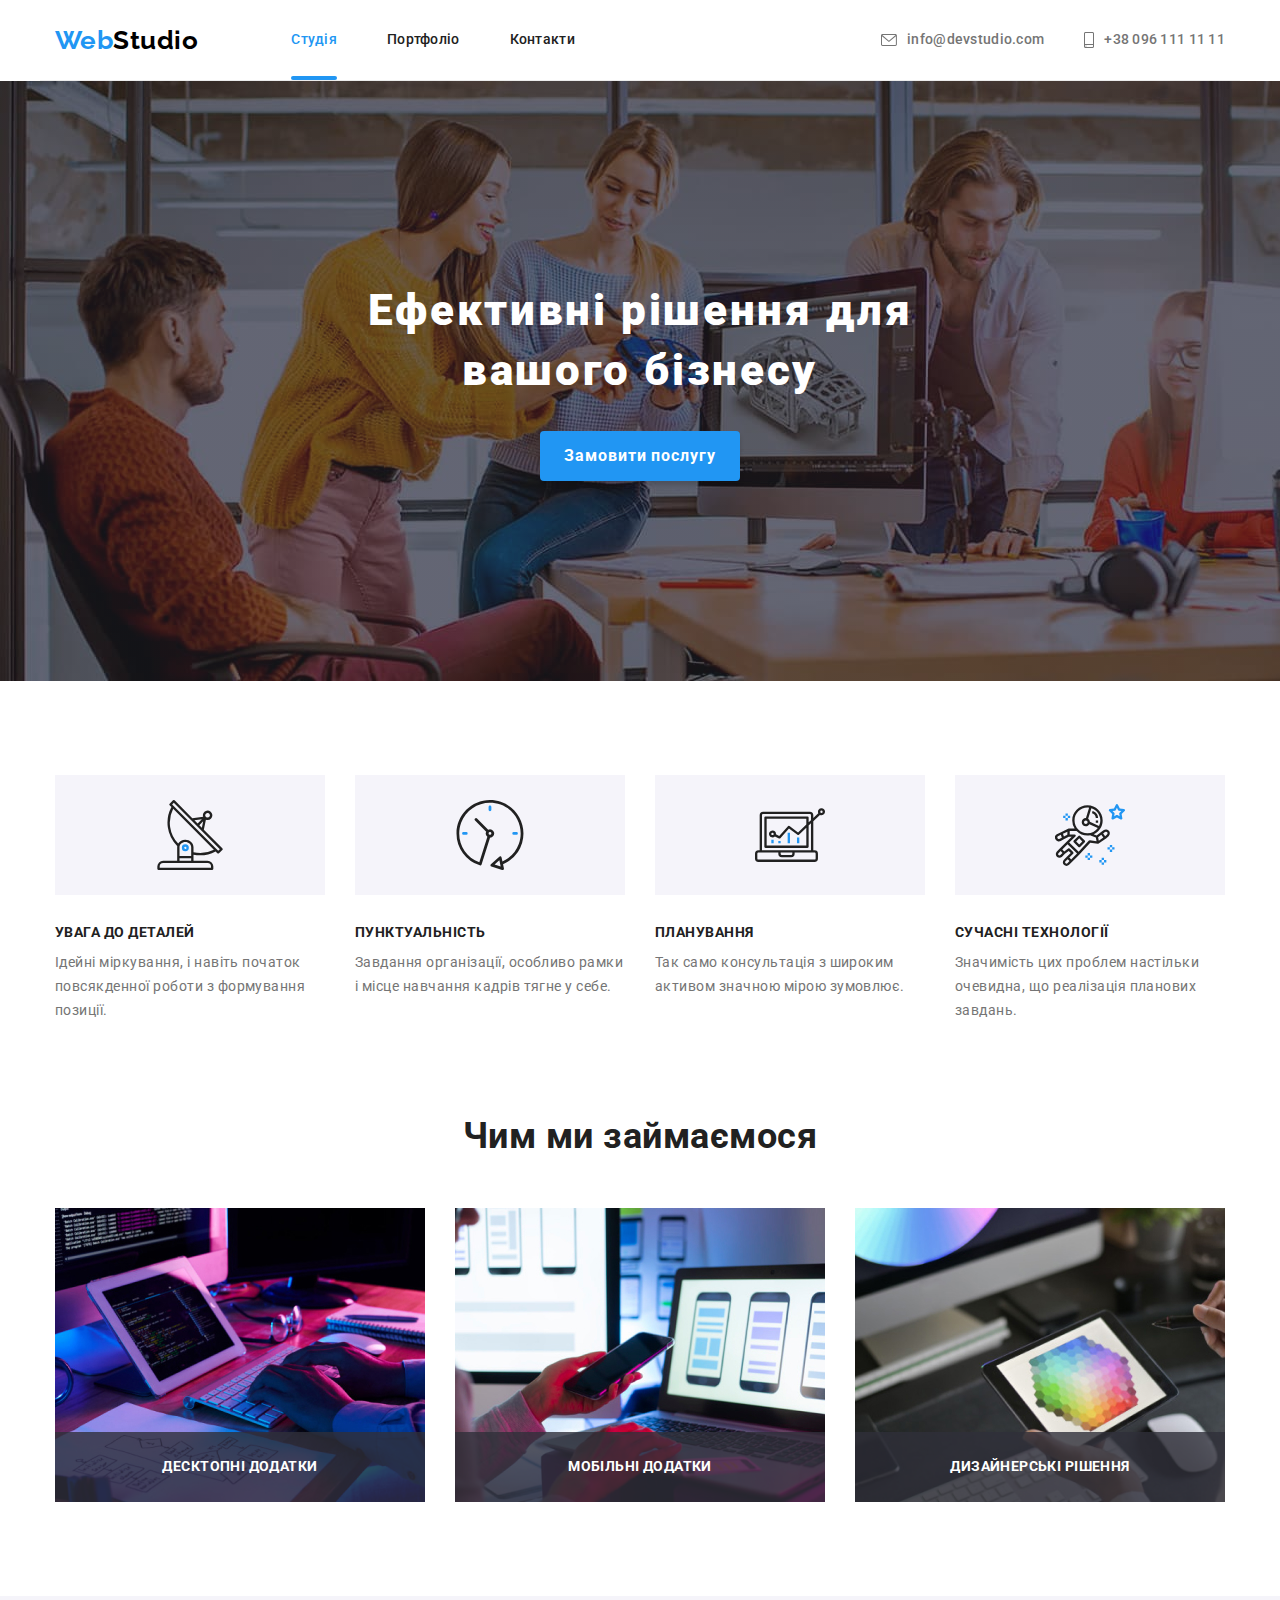
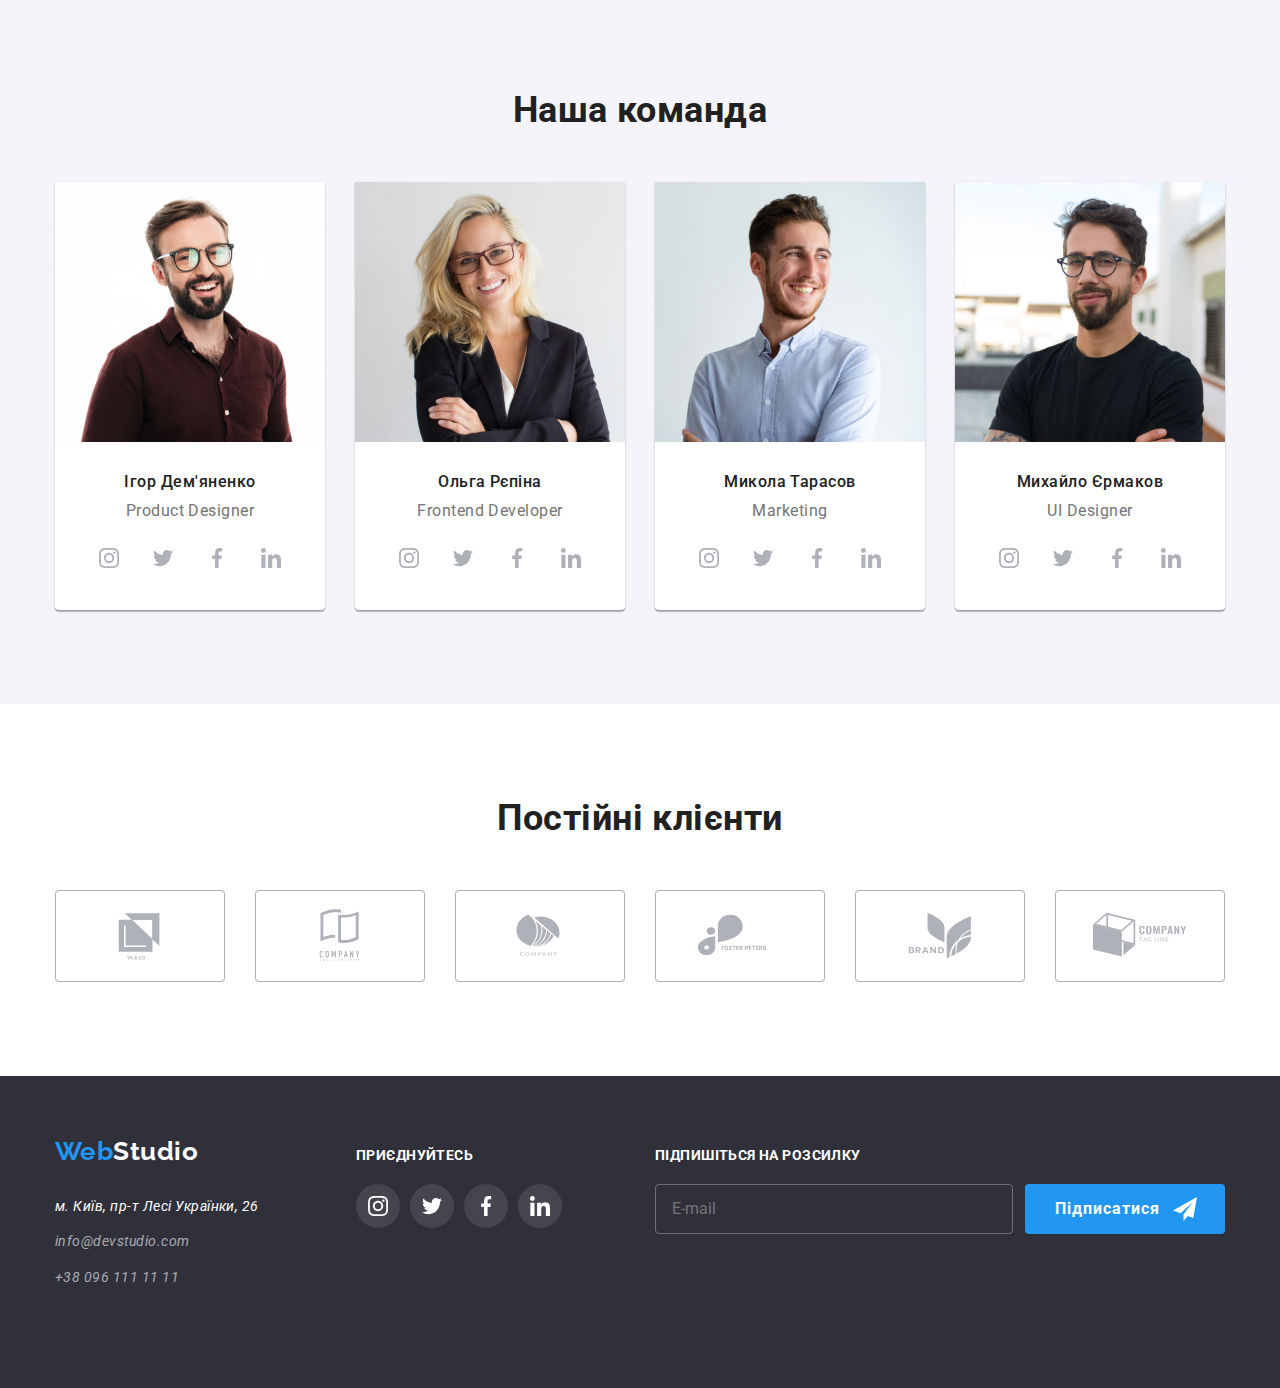
<file: index.html>
<!DOCTYPE html>
<html lang="en">
<head>
    <meta charset="UTF-8">
    <meta http-equiv="X-UA-Compatible" content="IE=edge">
    <meta name="viewport" content="width=device-width, initial-scale=1.0">
    <title>Document</title>
    <link href="https://fonts.googleapis.com/css2?family=Raleway:wght@700&family=Roboto:wght@400;500;700;900&display=swap" rel="stylesheet">
    <link rel="stylesheet" href="https://cdnjs.cloudflare.com/ajax/libs/modern-normalize/2.0.0/modern-normalize.min.css">
    <link rel="stylesheet" href="./css/styles.css">
</head>
<body>
    <header>
        <div class="conteiner main-nav">
            <nav class="logo-nav">
                <a href="./index.html" class="logo"><span class="accent">Web</span>Studio</a>
                <ul class="site-nav list">
                    <li class="item">
                        <a href="" class="site-nav list-link current-page">Студія</a>
                    </li>
                    <li class="item">
                        <a href="./portfolio.html" class="site-nav list-link">Портфоліо</a>
                    </li>
                    <li class="item"> 
                        <a href="" class="site-nav list-link">Контакти</a>
                    </li>
                </ul>
            </nav>
            <ul class="nav-contacts list">
                <li class="item">
                    <div class="header-contacts">
                        <svg class="contact-icon" width="16" height="12">
                            <use href="./images/contacts.svg#envelope"></use>
                        </svg>
                        <a href="mailto:info@devstudio.com" class="link">info@devstudio.com</a>
                    </div>
                </li>
                <li class="item">
                    <div class="header-contacts">
                        <svg class="contact-icon" width="10" height="16">
                            <use href="./images/contacts.svg#smartphone"></use>
                        </svg>
                        <a href="tel:+380961111111" class="link">+38 096 111 11 11</a>
                    </div>                    
                </li>
            </ul>
        </div>
    </header>
    <main>
        <div class="hero-space">
            <section class="conteiner">
                <h1 class="hero">Ефективні рішення для вашого бізнесу</h1>
                <button type="button" class="hero-button" data-modal-open>Замовити послугу</button>
            </section>
        </div>
        <div>
            <section class="conteiner">
                <h2 class="h-two hidden-adv">Наші переваги</h2>
                <ul class="list disp-agile">
                    <li class="item">
                        <div class="adv-pic">
                            <svg width="70", height="70">
                                <use href="./images/sprite.svg#antenna"></use>
                            </svg>
                        </div>
                        <h3 class="h-three list">УВАГА ДО ДЕТАЛЕЙ</h3>
                        <p class="adv-text">Ідейні міркування, і навіть початок повсякденної роботи з формування позиції.</p>
                    </li>
                    <li class="item">
                        <div class="adv-pic">
                            <svg width="70", height="70">
                                <use href="./images/sprite.svg#clock"></use>
                            </svg>
                        </div>
                        <h3 class="h-three list">ПУНКТУАЛЬНІСТЬ</h3>
                        <p class="adv-text">Завдання організації, особливо рамки і місце навчання кадрів тягне у себе.</p>
                    </li>
                    <li class="item">
                        <div class="adv-pic">
                            <svg width="70", height="70">
                                <use href="./images/sprite.svg#diagram"></use>
                            </svg>
                        </div>
                        <h3 class="h-three list">ПЛАНУВАННЯ</h3>
                        <p class="adv-text">Так само консультація з широким активом значною мірою зумовлює.</p>
                    </li>
                    <li class="item">
                        <div class="adv-pic">
                            <svg width="70", height="70">
                                <use href="./images/sprite.svg#astronaut"></use>
                            </svg>
                        </div>
                        <h3 class="h-three list">СУЧАСНІ ТЕХНОЛОГІЇ</h3>
                        <p class="adv-text">Значимість цих проблем настільки очевидна, що реалізація планових завдань.</p>
                    </li>             
                </ul>
            </section>
            <section class="conteiner">
                <h2 class="h-two">Чим ми займаємося</h2>
                <ul class="disp-agile work-pad">
                    <li class="list doing-item">
                        <a href="">
                            <img src="./images/Програмування.jpg" alt="Програмувальник працює з кодом за блок-схемою" width="370">
                            <p class="doing">Десктопні додатки</p>
                        </a>               
                    </li>
                    <li class="list doing-item">
                        <a href="">
                            <img src="./images/Адаптивна_верстка.jpg" alt="Розробниця у світшоті працює зі смартфоном" width="370">
                            <p class="doing">Мобільні додатки</p>
                        </a>                        
                    </li>
                    <li class="list doing-item">
                        <a href="">
                            <img src="./images/Планшет_з_кольоровою_палітрою.jpg" alt="Розробник працює з колоровою палітрою на планшеті" width="370">
                            <p class="doing">Дизайнерські рішення</p>
                        </a>                       
                    </li>
                </ul>
            </section>
            <section class="team-back">
                <div class="conteiner disp-team">
                    <h2 class="h-two">Наша команда</h2>
                    <ul class="disp-agile work-pad">
                        <li class="list team-card">
                            <img src="./images/Ігор_Дем'яненко.jpg" alt="Ігор Дем'яненко" width="270">
                            <h3 class="our-team">Ігор Дем'яненко</h3>
                            <p class="job">Product Designer</p>
                            <ul class="team-list list">
                                <li class="team-list-icon">
                                    <a href="" class="link-icon">
                                        <svg class="team-icon" width="20" height="20">
                                            <use href="./images/sprite.svg#instagram"></use>
                                        </svg>
                                    </a>
                                </li>
                                <li class="team-list-icon">
                                    <a href="" class="link-icon">
                                        <svg class="team-icon" width="20" height="20">
                                            <use href="./images/sprite.svg#twitter"></use>
                                        </svg>
                                    </a>
                                </li>
                                <li class="team-list-icon">
                                    <a href="" class="link-icon">
                                        <svg class="team-icon" width="20" height="20">
                                            <use href="./images/sprite.svg#facebook"></use>
                                        </svg>
                                    </a>
                                </li>
                                <li class="team-list-icon">
                                   <a href="" class="link-icon">
                                        <svg class="team-icon" width="20" height="20">
                                            <use href="./images/sprite.svg#linkedin"></use>
                                        </svg>
                                   </a>
                                </li>
                            </ul>
                        </li>                   
                        <li class="list team-card">
                            <img src="./images/Ольга_Рєпіна.jpg" alt="Ольга Рєпіна" width="270">
                            <h3 class="our-team">Ольга Рєпіна</h3>
                            <p class="job">Frontend Developer</p>
                            <ul class="team-list list">
                                <li class="team-list-icon">
                                    <a href="" class="link-icon">
                                        <svg class="team-icon" width="20" height="20">
                                            <use href="./images/sprite.svg#instagram"></use>
                                        </svg>
                                    </a>
                                </li>
                                <li class="team-list-icon">
                                    <a href="" class="link-icon">
                                        <svg class="team-icon" width="20" height="20">
                                            <use href="./images/sprite.svg#twitter"></use>
                                        </svg>
                                    </a>
                                </li>
                                <li class="team-list-icon">
                                    <a href="" class="link-icon">
                                        <svg class="team-icon" width="20" height="20">
                                            <use href="./images/sprite.svg#facebook"></use>
                                        </svg>
                                    </a>
                                </li>
                                <li class="team-list-icon">
                                   <a href="" class="link-icon">
                                        <svg class="team-icon" width="20" height="20">
                                            <use href="./images/sprite.svg#linkedin"></use>
                                        </svg>
                                   </a>
                                </li>
                            </ul>
                        </li>
                        <li class="list team-card">
                            <img src="./images/Микола_Тарасов.jpg" alt="Микола Тарасов" width="270">
                            <h3 class="our-team">Микола Тарасов</h3>
                            <p class="job">Marketing</p>
                            <ul class="team-list list">
                                <li class="team-list-icon">
                                    <a href="" class="link-icon">
                                        <svg class="team-icon" width="20" height="20">
                                            <use href="./images/sprite.svg#instagram"></use>
                                        </svg>
                                    </a>
                                </li>
                                <li class="team-list-icon">
                                    <a href="" class="link-icon">
                                        <svg class="team-icon" width="20" height="20">
                                            <use href="./images/sprite.svg#twitter"></use>
                                        </svg>
                                    </a>
                                </li>
                                <li class="team-list-icon">
                                    <a href="" class="link-icon">
                                        <svg class="team-icon" width="20" height="20">
                                            <use href="./images/sprite.svg#facebook"></use>
                                        </svg>
                                    </a>
                                </li>
                                <li class="team-list-icon">
                                   <a href="" class="link-icon">
                                        <svg class="team-icon" width="20" height="20">
                                            <use href="./images/sprite.svg#linkedin"></use>
                                        </svg>
                                   </a>
                                </li>
                            </ul>
                        </li>
                        <li class="list team-card">
                            <img src="./images/Михайло_Єрмаков.jpg" alt="Михайло Єрмаков" width="270">
                            <h3 class="our-team">Михайло Єрмаков</h3>
                            <p class="job">UI Designer</p>
                            <ul class="team-list list">
                                <li class="team-list-icon">
                                    <a href="" class="link-icon">
                                        <svg class="team-icon" width="20" height="20">
                                            <use href="./images/sprite.svg#instagram"></use>
                                        </svg>
                                    </a>
                                </li>
                                <li class="team-list-icon">
                                    <a href="" class="link-icon">
                                        <svg class="team-icon" width="20" height="20">
                                            <use href="./images/sprite.svg#twitter"></use>
                                        </svg>
                                    </a>
                                </li>
                                <li class="team-list-icon">
                                    <a href="" class="link-icon">
                                        <svg class="team-icon" width="20" height="20">
                                            <use href="./images/sprite.svg#facebook"></use>
                                        </svg>
                                    </a>
                                </li>
                                <li class="team-list-icon">
                                   <a href="" class="link-icon">
                                        <svg class="team-icon" width="20" height="20">
                                            <use href="./images/sprite.svg#linkedin"></use>
                                        </svg>
                                   </a>
                                </li>
                            </ul>
                        </li>
                    </ul>
                </div>
            </section>
            <section>
                <div class="conteiner cont-cliets">
                    <h2 class="h-two">Постійні клієнти</h2>
                    <ul class="clients-list list">
                        <li class="client-list-icon">
                            <a href="" class="client-link">
                                <svg class="client-icon">
                                    <use href="./images/clients.svg#Logo"></use>
                                </svg>
                            </a>
                        </li>
                        <li class="client-list-icon">
                            <a href="" class="client-link">
                                <svg class="client-icon">
                                    <use href="./images/clients.svg#Logo-1"></use>
                                </svg>
                            </a>
                        </li>
                        <li class="client-list-icon">
                            <a href="" class="client-link">
                                <svg class="client-icon">
                                    <use href="./images/clients.svg#Logo-2"></use>
                                </svg>
                            </a>
                        </li>
                        <li class="client-list-icon">
                            <a href="" class="client-link">
                                <svg class="client-icon">
                                    <use href="./images/clients.svg#Logo-3"></use>
                                </svg>
                            </a>
                        </li>
                        <li class="client-list-icon">
                            <a href="" class="client-link">
                                <svg class="client-icon">
                                    <use href="./images/clients.svg#Logo-4"></use>
                                </svg>
                            </a>
                        </li>
                        <li class="client-list-icon">
                            <a href="" class="client-link">
                                <svg class="client-icon">
                                    <use href="./images/clients.svg#Logo-5"></use>
                                </svg>
                            </a>
                        </li>
                    </ul>
                </div>
            </section>
        </div>
    </main>
    <footer class="foot-cont">
        <div class="conteiner strap">
           <div class="footer-1">
                <a href="./index.html" class="foot-logo"><span class="accent">Web</span>Studio</a>
                <address class="address-foot">
                    <a href="https://www.google.com/maps/place/%D0%B1%D1%83%D0%BB%D1%8C%D0%B2%D0%B0%D1%80+%D0%9B%D0%B5%D1%81%D1%96+%D0%A3%D0%BA%D1%80%D0%B0%D1%97%D0%BD%D0%BA%D0%B8,+26,+%D0%9A%D0%B8%D1%97%D0%B2,+02000/@50.4265807,30.5383858,17z/data=!3m1!4b1!4m6!3m5!1s0x40d4cf0e033ecbe9:0x57a4dffefec77da0!8m2!3d50.4265807!4d30.5383858!16s%2Fg%2F1tctq5jv" target="_blank" class="foot-place foot-address">м. Київ, пр-т Лесі Українки, 26</a>           
                    <a href="mailto:info@devstudio.com" class="foot-address">info@devstudio.com</a>        
                    <a href="tel:+380961111111" class="foot-address">+38 096 111 11 11</a>
                </address>
           </div>
           <div class="footer-2">
                <h3 class="h-three-w">ПРИЄДНУЙТЕСЬ</h3>
                <ul class="footer-link-list list">
                    <li class="footer-list">
                        <a href="" class="footer-link">
                            <svg class="footer-icon">
                                <use href="./images/sprite.svg#instagram-white"></use>
                            </svg>
                        </a>
                    </li>
                    <li class="footer-list">
                        <a href="" class="footer-link">
                            <svg class="footer-icon">
                                <use href="./images/sprite.svg#twitter-white"></use>
                            </svg>
                        </a>
                    </li>
                    <li class="footer-list">
                        <a href="" class="footer-link">
                            <svg class="footer-icon">
                                <use href="./images/sprite.svg#facebook-white"></use>
                            </svg>
                        </a>
                    </li>
                    <li class="footer-list">
                        <a href="" class="footer-link">
                            <svg class="footer-icon">
                                <use href="./images/sprite.svg#linkedin-white"></use>
                            </svg>
                        </a>
                    </li>
                </ul>
           </div>
           <div class="footer-3">
                <form action="" class="foot-form" autocomplete="off">
                    <label class="foot-label">
                        <h3 class="h-three-w">ПІДПИШІТЬСЯ НА РОЗСИЛКУ</h3>
                        <input type="email" class="foot-input" name="subscription" placeholder="E-mail">
                    </label>
                   
                    <button type="submit" class="foot-but-self">
                        <p class="foot-button-text">Підписатися</p>
                        <svg class="foot-button-icon" width="24" height="24">
                            <use href="./images/icons.svg#send"></use>
                        </svg>
                    </button>  
                </form>
           </div>
        </div>
    </footer>
    <div class="modal is-hidden" data-modal>
        <div class="modal-window">
            <button class="close-crist" data-modal-close>
                <svg width="30" height="30">
                    <use href="./images/crest.svg#close-1"></use>
                </svg>
            </button> 
            <div class="modal-paddy">
                <h3 class="h-two">Залиште свої дані, ми вам передзвонимо</h3>
                <form class="modal-form" autocomplete="off">
                    
                        
                    <label class="modal-label">
                        <span class="modal-label-text">Ім'я</span>
                        <input class="modal-input" type="text" name="name">
                        <svg class="form-icon" width="18" height="18">
                            <use href="./images/icons.svg#person-black"></use>
                        </svg>
                    </label>
                        
                        
                    <label class="modal-label">
                        <span class="modal-label-text">Телефон</span>
                        <input class="modal-input" type="tel" name="telephone">
                        <svg class="form-icon" width="18" height="18">
                            <use href="./images/icons.svg#phone-black"></use>
                        </svg>
                    </label>
                        
                        
                    <label class="modal-label">
                        <span class="modal-label-text">Пошта</span>
                        <input class="modal-input" type="email" name="mail">
                        <svg class="form-icon" width="18" height="18">
                            <use href="./images/icons.svg#email-black"></use>
                        </svg>
                    </label>
                        
                        
                    <label class="modal-label">
                        <span class="modal-label-text">Коментар</span>
                        <textarea class="modal-input" name="comment" placeholder="Введіть текст"></textarea>
                    </label>
                        
                  
                    
                    <label class="form-line-label">
                        <input type="checkbox" class="form-line-input">
                        <svg class="form-line-icon" width="16" height="15">
                            <use href="./images/icons.svg#check"></use>
                        </svg>
                        <span>Погоджуюся з розсилкою та приймаю <a href="">Умови договору</a></span>
                    </label>
                    
                    <button class="hero-button" type="submit">Відправити</button>
                </form>
            </div>         
        </div>
    </div>
    <script src="./js/modal.js"></script>
</body>
</html>
</file>
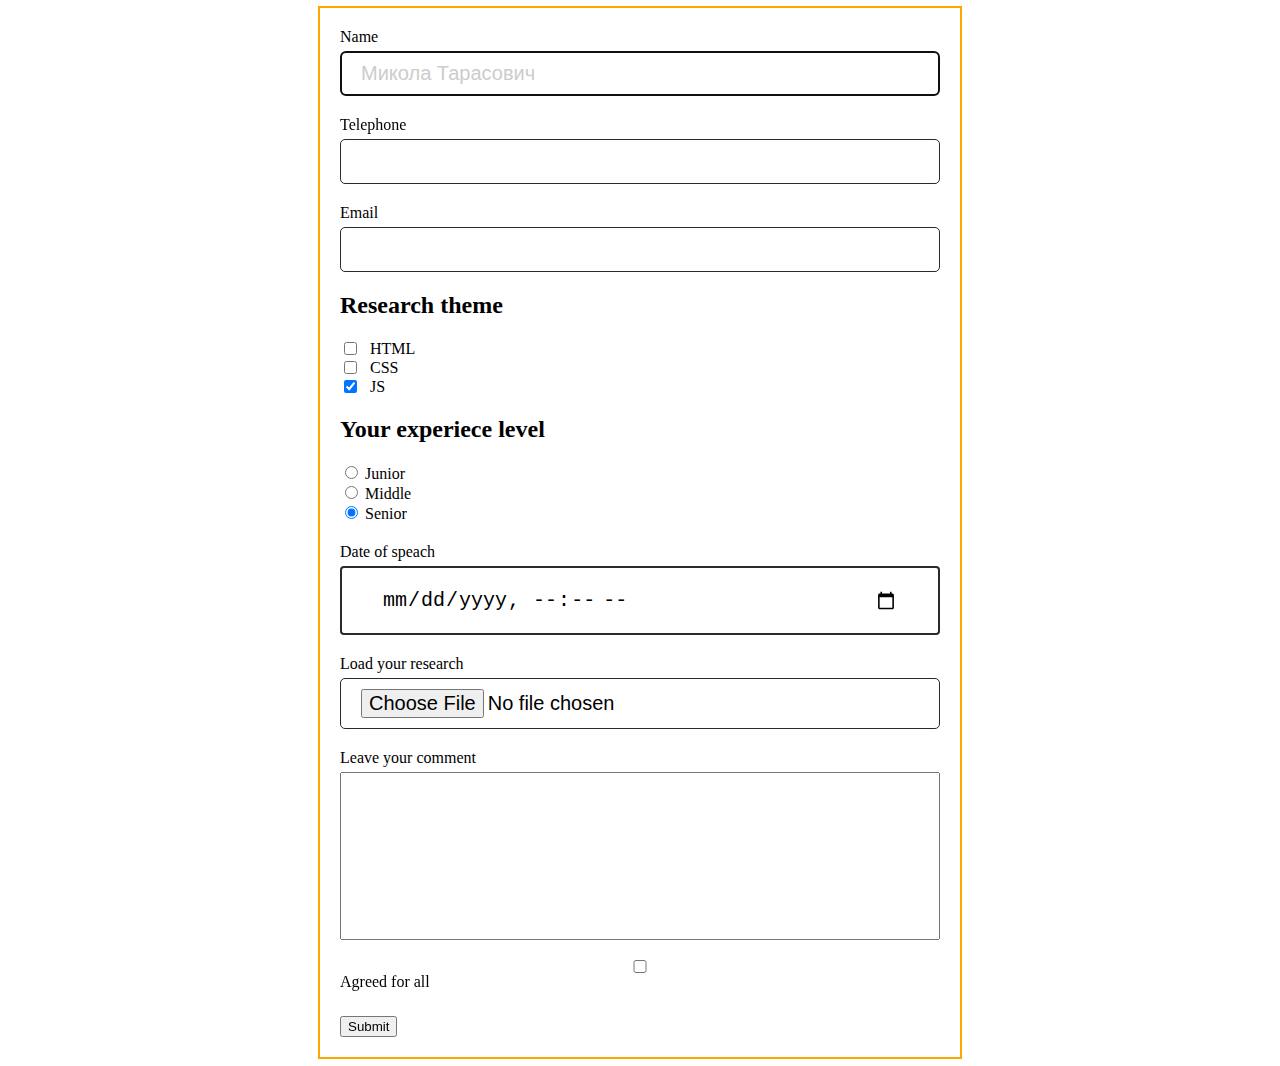
<file: Lesson-6-11/index.html>
<!DOCTYPE html>
<html lang="en">
<head>
    <meta charset="UTF-8">
    <meta name="viewport" content="width=device-width, initial-scale=1.0">
    <title>Document</title>
    <link rel="stylesheet" href="./css/styles.css">
</head>
<body>
    <form class="js-speaker-form form" autocomplete="off">
        <div class="form-field">
            <label for="name">Name</label>
            <input type="text" id="name" name="name" placeholder="Микола Тарасович" autofocus>
        </div>
        
<!-- В плейсхолдер краще ставити приклад, але ні в якому разі не вказівку, що туди треба писати, по при наборі у полі ця підказка зникне і можна забути, що від тебе там хочуть -->
        <div class="form-field">
            <label for="tel">Telephone</label>
            <input type="tel" name="tel" id="tel">
        </div>

        <div class="form-field">
            <label for="email">Email</label>
            <input type="email" name="email" id="email" autocomplete="on">
        </div>
<!-- Атрибут name у чекбоксах має бути один, що при відправці на сервер значеня обєднувалися в одну групу -->
        <div role="group" class="group">
            <h2 class="group-title">Research theme</h2>
            <ul class="topic-options">
                <li>
                    <input type="checkbox" name="topic" id="html" value="html">
                    <label for="html">HTML</label>
                </li>
                <li>
                    <input type="checkbox" name="topic" id="css" value="css">
                    <label for="css">CSS</label>
                </li>
                <li>
                    <input type="checkbox" name="topic" id="js" value="js" checked>
                    <label for="js">JS</label>
                </li>
            </ul>         
        </div>
<!-- Атрибут name у радіокнопок має бути один для групи обовязково, бо інакше браузер буде сприймати кожен імпут, як окрему групу і можна бути натицяти вибір усіх кнопок -->
        <div role="group" class="group">
            <h2 class="group-title">Your experiece level</h2>
            <ul class="exp-options">
                <li>
                    <input type="radio" name="level" value="junior" id="junior">
                    <label for="junior">Junior</label>
                </li>
                <li>
                    <input type="radio" name="level" value="middle" id="middle">
                    <label for="middle">Middle</label>
                </li>
                <li>
                    <input type="radio" name="level" value="senior" id="senior" checked>
                    <label for="senior">Senior</label>
                </li>
            </ul> 
        </div>
        <div class="form-field">
            <label for="date">Date of speach</label>
            <input class="date" type="datetime-local" name="date" id="date" min="2023-08-24T22:00" max="2023-08-28T23:00">
        </div>
        <div class="form-field">
            <label for="pdf">Load your research</label>
            <input type="file" name="pdf" id="pdf">
        </div>
        <div class="form-field">
            <label for="comment">Leave your comment</label>
            <textarea class="comment" name="comment" id="comment" rows="10"></textarea>
        </div>
        <div class="form-field">
            <input type="checkbox" name="policy" id="policy">
            <label for="policy">Agreed for all</label>
        </div>
   
        <button type="submit">Submit</button>
    </form>
    <script>
        (() => {
            document
                .querySelector('.js-speaker-form')
                .addEventListener('submit', e => {
                    e.preventDefault();

                    new FormDate(e.currentTarget).forEach((value, name) =>
                        console.log(`${name}: ${value}`),
                    );
                    e.currentTarget.reset();
                });
        })();
    </script>
</body>
</html>
</file>
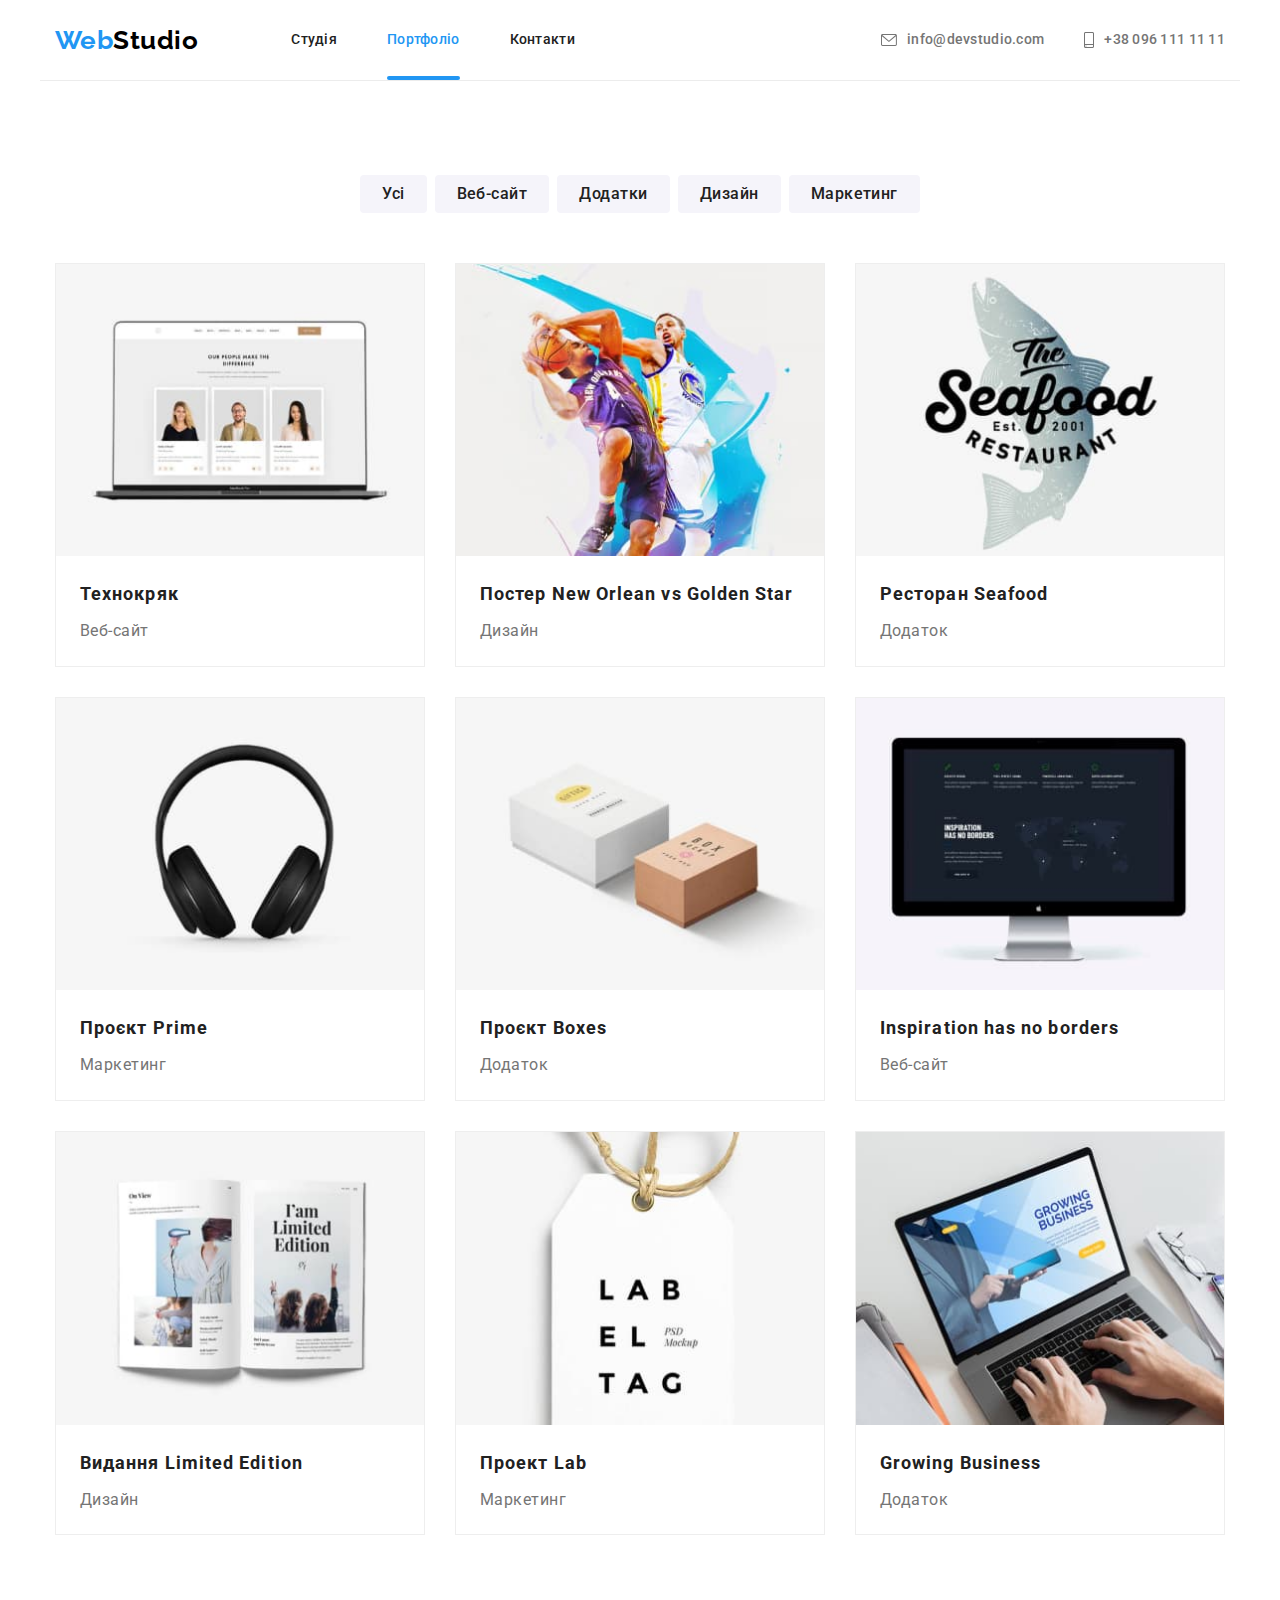
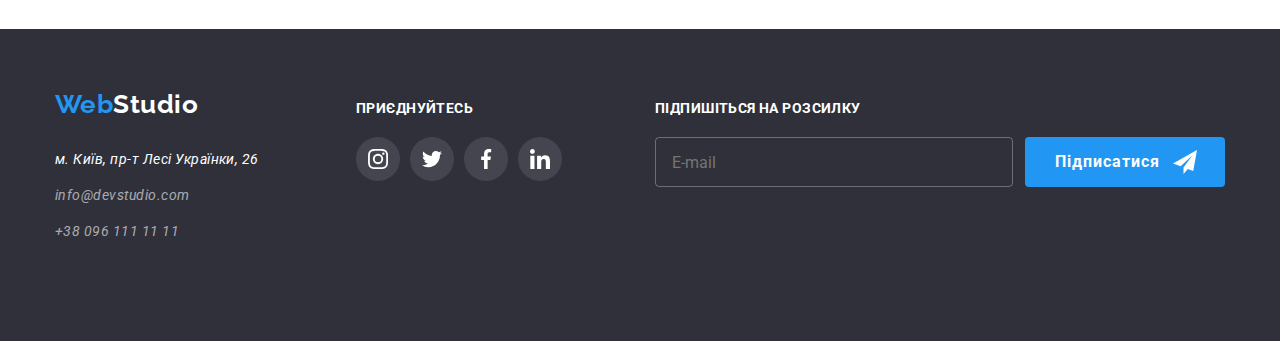
<file: portfolio.html>
<!DOCTYPE html>
<html lang="en">
<head>
    <meta charset="UTF-8">
    <meta http-equiv="X-UA-Compatible" content="IE=edge">
    <meta name="viewport" content="width=device-width, initial-scale=1.0">
    <title>Document</title>
    <link href="https://fonts.googleapis.com/css2?family=Raleway:wght@700&family=Roboto:wght@400;500;700;900&display=swap" rel="stylesheet">
    <link rel="stylesheet" href="https://cdnjs.cloudflare.com/ajax/libs/modern-normalize/2.0.0/modern-normalize.min.css">
    <link rel="stylesheet" href="./css/styles.css">
</head>
<body>
    <header>
        <div class="conteiner main-nav">
            <nav class="logo-nav">
                <a href="./index.html" class="logo"><span class="accent">Web</span>Studio</a>
                <ul class="site-nav list">
                    <li class="item">
                        <a href="./index.html" class="site-nav list-link" >Студія</a>
                    </li>
                    <li class="item">
                        <a href="./portfolio.html" class="site-nav list-link current-page">Портфоліо</a>
                    </li>
                    <li class="item"> 
                        <a href="" class="site-nav list-link">Контакти</a>
                    </li>
                </ul>
            </nav>
            <ul class="nav-contacts list">
                <li class="item">
                    <div class="header-contacts">
                        <svg class="contact-icon" width="16" height="12">
                            <use href="./images/contacts.svg#envelope"></use>
                        </svg>
                        <a href="mailto:info@devstudio.com" class="link">info@devstudio.com</a>
                    </div>
                </li>
                <li class="item">
                    <div class="header-contacts">
                        <svg class="contact-icon" width="10" height="16">
                            <use href="./images/contacts.svg#smartphone"></use>
                        </svg>
                        <a href="tel:+380961111111" class="link">+38 096 111 11 11</a>
                    </div>                    
                </li>
            </ul>
        </div>
    </header>
    <main>
        <div class="conteiner">
            <section class="portfolio-core">
                <h1 class="h-two hidden-adv">Портфоліо</h1>
                <div>
                    <h2 class="h-two hidden-adv">Фільтр</h2>
                    <ul class="butt-list">
                        <li class="filter-list list">
                            <button type="button" class="filter-button list">Усі</button>
                        </li>
                        <li class="filter-list list">
                            <button type="button" class="filter-button list">Веб-сайт</button>
                        </li>
                        <li class="filter-list list">
                            <button type="button" class="filter-button list">Додатки</button>
                        </li>
                        <li class="filter-list list">
                            <button type="button" class="filter-button list">Дизайн</button>
                        </li>
                        <li class="filter-list list">
                            <button type="button" class="filter-button list">Маркетинг</button>
                        </li>
                    </ul>
                </div>
                <div>
                    <ul class="card-set">
                            <li class="card-item list">
                                <a class="portfolio-link" href="">
                                    <div class="portfolio-image">
                                        <img src="./images/Технокряк.jpg" alt="Ноутбук з картками членів команди" width="370">
                                        <p class="portfolio-overlay">Ресурс пропонує комплексні пропозиції з різним рівнем функціоналу та сервісів. Все це
                                            дозволить відвідувачу отримати
                                            вичерпні відомості про компанію чи приватну особу.</p>
                                    </div>
                                    <div class="card-inner">
                                        <h3 class="h-three portfolio-list">Технокряк</h3>
                                        <p class="portfolio-text">Веб-сайт</p>
                                    </div>                                 
                                </a>
                            </li>
                            <li class="card-item list">
                                <a class="portfolio-link" href="">
                                    <div class="portfolio-image">
                                        <img src="./images/Постер.jpg" alt="Постер до баскетбольної гри" width="370">
                                        <p class="portfolio-overlay">Ресурс пропонує комплексні пропозиції з різним рівнем функціоналу та сервісів. Все це
                                            дозволить відвідувачу отримати
                                            вичерпні відомості про компанію чи приватну особу.</p>
                                    </div>
                                    
                                    <div class="card-inner">
                                        <h3 class="h-three portfolio-list">Постер New Orlean vs Golden Star</h3>
                                        <p class="portfolio-text">Дизайн</p>
                                    </div>
                                </a>
                            </li>
                            <li class="card-item list">
                                <a class="portfolio-link" href="">
                                    <div class="portfolio-image">
                                        <img src="./images/Ресторан_морської_їжі.jpg" alt="Лого ресторана з назвою та зображенням риби" width="370">
                                        <p class="portfolio-overlay">Ресурс пропонує комплексні пропозиції з різним рівнем функціоналу та сервісів. Все це
                                            дозволить відвідувачу отримати
                                            вичерпні відомості про компанію чи приватну особу.</p>
                                    </div>
                                    
                                    <div class="card-inner">
                                        <h3 class="h-three portfolio-list">Ресторан Seafood</h3>
                                        <p class="portfolio-text">Додаток</p>   
                                    </div>
                                </a>
                            </li>
                            <li class="card-item list">
                                <a class="portfolio-link" href="">
                                    <div class="portfolio-image">
                                        <img src="./images/Навушники_проект_прайм.jpg" alt="Чорні навушники" width="370">
                                        <p class="portfolio-overlay">Ресурс пропонує комплексні пропозиції з різним рівнем функціоналу та сервісів. Все це
                                            дозволить відвідувачу отримати
                                            вичерпні відомості про компанію чи приватну особу.</p>
                                    </div>
                                    
                                    <div class="card-inner">
                                        <h3 class="h-three portfolio-list">Проєкт Prime</h3>
                                        <p class="portfolio-text">Маркетинг</p>
                                    </div>
                                </a>
                            </li>
                            <li class="card-item list">
                                <a class="portfolio-link" href="">
                                    <div class="portfolio-image">
                                        <img src="./images/Проєкт_коробки.jpg" alt="Дві невеликі коробки" width="370">
                                        <p class="portfolio-overlay">Ресурс пропонує комплексні пропозиції з різним рівнем функціоналу та сервісів. Все це
                                            дозволить відвідувачу отримати
                                            вичерпні відомості про компанію чи приватну особу.</p>
                                    </div>
                                    
                                    <div class="card-inner">
                                        <h3 class="h-three portfolio-list">Проєкт Boxes</h3>
                                        <p class="portfolio-text">Додаток</p>
                                    </div>
                                </a>
                            </li>
                            <li class="card-item list">
                                <a class="portfolio-link" href="">
                                    <div class="portfolio-image">
                                    <img src="./images/Натхнення_без_меж.jpg" alt="Темний монітор з зображенням карти світу" width="370">
                                        <p class="portfolio-overlay">Ресурс пропонує комплексні пропозиції з різним рівнем функціоналу та сервісів. Все це
                                            дозволить відвідувачу отримати
                                            вичерпні відомості про компанію чи приватну особу.</p>
                                    </div>
                                    
                                    <div class="card-inner">
                                        <h3 class="h-three portfolio-list">Inspiration has no borders</h3>
                                        <p class="portfolio-text">Веб-сайт</p>
                                    </div>
                                </a>
                            </li>
                            <li class="card-item list">
                                <a class="portfolio-link" href="">
                                    <div class="portfolio-image">
                                        <img src="./images/Обмежене_видання.jpg" alt="Розгорнутий журнал" width="370">
                                        <p class="portfolio-overlay">Ресурс пропонує комплексні пропозиції з різним рівнем функціоналу та сервісів. Все це
                                            дозволить відвідувачу отримати
                                            вичерпні відомості про компанію чи приватну особу.</p>
                                    </div>
                                    
                                    <div class="card-inner">
                                        <h3 class="h-three portfolio-list">Видання Limited Edition</h3>
                                        <p class="portfolio-text">Дизайн</p>
                                    </div>
                                </a>
                            </li>
                            <li class="card-item list">
                                <a class="portfolio-link" href="">
                                    <div class="portfolio-image">
                                        <img src="./images/Проєкт_лаб.jpg" alt="Білий лейбл з назвою" width="370">
                                        <p class="portfolio-overlay">Ресурс пропонує комплексні пропозиції з різним рівнем функціоналу та сервісів. Все це
                                            дозволить відвідувачу отримати
                                            вичерпні відомості про компанію чи приватну особу.</p>
                                    </div>
                                    
                                    <div class="card-inner">
                                        <h3 class="h-three portfolio-list">Проект Lab</h3>
                                        <p class="portfolio-text">Маркетинг</p>
                                    </div>
                                </a>
                            </li>
                            <li class="card-item list">
                                <a class="portfolio-link" href="">
                                    <div class="portfolio-image">
                                        <img src="./images/Зростаючий_бізнес.jpg" alt="Ноутбук з відкритим додатком на екрані" width="370">
                                        <p class="portfolio-overlay">Ресурс пропонує комплексні пропозиції з різним рівнем функціоналу та сервісів. Все це
                                            дозволить відвідувачу отримати
                                            вичерпні відомості про компанію чи приватну особу.</p>
                                    </div>
                                    
                                    <div class="card-inner">
                                        <h3 class="h-three portfolio-list">Growing Business</h3>
                                        <p class="portfolio-text">Додаток</p>
                                    </div>
                                </a>
                            </li>
                            
                    </ul>
                
                </div>
            </section>
        </div>
    </main>
    <footer class="foot-cont">
        <div class="conteiner strap">
           <div class="footer-1">
                <a href="./index.html" class="foot-logo"><span class="accent">Web</span>Studio</a>
                <address class="address-foot">
                    <a href="https://www.google.com/maps/place/%D0%B1%D1%83%D0%BB%D1%8C%D0%B2%D0%B0%D1%80+%D0%9B%D0%B5%D1%81%D1%96+%D0%A3%D0%BA%D1%80%D0%B0%D1%97%D0%BD%D0%BA%D0%B8,+26,+%D0%9A%D0%B8%D1%97%D0%B2,+02000/@50.4265807,30.5383858,17z/data=!3m1!4b1!4m6!3m5!1s0x40d4cf0e033ecbe9:0x57a4dffefec77da0!8m2!3d50.4265807!4d30.5383858!16s%2Fg%2F1tctq5jv" target="_blank" class="foot-place foot-address">м. Київ, пр-т Лесі Українки, 26</a>           
                    <a href="mailto:info@devstudio.com" class="foot-address">info@devstudio.com</a>        
                    <a href="tel:+380961111111" class="foot-address">+38 096 111 11 11</a>
                </address>
           </div>
           <div class="footer-2">
                <h3 class="h-three-w">ПРИЄДНУЙТЕСЬ</h3>
                <ul class="footer-link-list list">
                    <li class="footer-list">
                        <a href="" class="footer-link">
                            <svg class="footer-icon">
                                <use href="./images/sprite.svg#instagram-white"></use>
                            </svg>
                        </a>
                    </li>
                    <li class="footer-list">
                        <a href="" class="footer-link">
                            <svg class="footer-icon">
                                <use href="./images/sprite.svg#twitter-white"></use>
                            </svg>
                        </a>
                    </li>
                    <li class="footer-list">
                        <a href="" class="footer-link">
                            <svg class="footer-icon">
                                <use href="./images/sprite.svg#facebook-white"></use>
                            </svg>
                        </a>
                    </li>
                    <li class="footer-list">
                        <a href="" class="footer-link">
                            <svg class="footer-icon">
                                <use href="./images/sprite.svg#linkedin-white"></use>
                            </svg>
                        </a>
                    </li>
                </ul>
           </div>
            <div class="footer-3">
                <form action="" class="foot-form" autocomplete="off">
                    <label class="foot-label">
                        <h3 class="h-three-w">ПІДПИШІТЬСЯ НА РОЗСИЛКУ</h3>
                        <input type="email" class="foot-input" name="subscription" placeholder="E-mail">
                    </label>
            
                    <button type="submit" class="foot-but-self">
                        <p class="foot-button-text">Підписатися</p>
                        <svg class="foot-button-icon" width="24" height="24">
                            <use href="./images/icons.svg#send"></use>
                        </svg>
                    </button>
                </form>
            </div>
        </div>
    </footer>
</body>
</html>
</file>
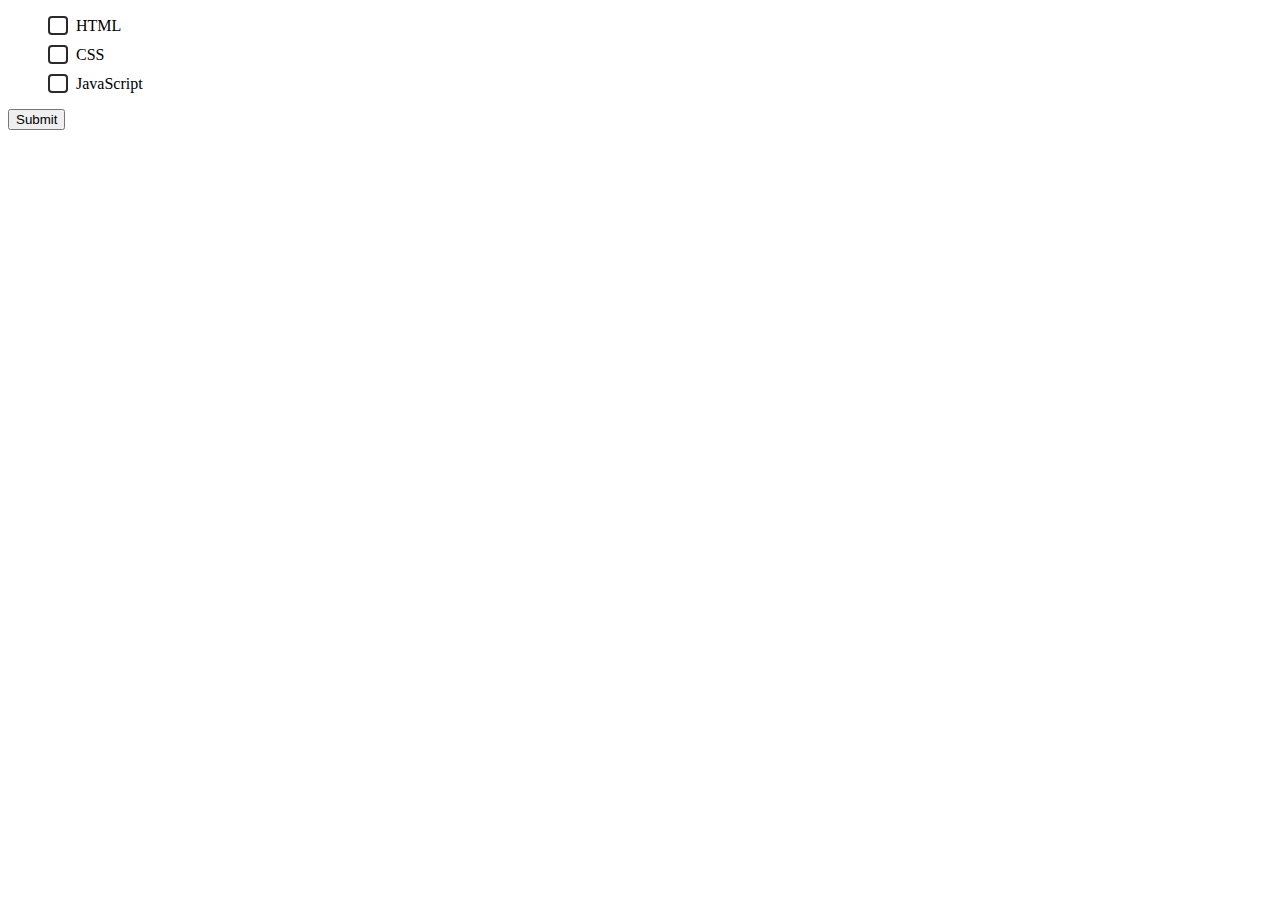
<file: Lesson-6-11/checkbox.html>
<!DOCTYPE html>
<html lang="en">
<head>
    <meta charset="UTF-8">
    <meta name="viewport" content="width=device-width, initial-scale=1.0">
    <title>Document</title>
    <link rel="stylesheet" href="./css/checkbox.css">
</head>
<body>
    <form>
        
        <ul>
            <li>
                
                <label class="label">
                    <input type="checkbox" class="checkbox" name="topic" value="html">
                    <span class="icon"></span>
                    <span class="name">HTML</span>
                    
                    
                </label>
            </li>
            <li>
                
                <label class="label">
                    <input type="checkbox" class="checkbox" name="topic" value="css">
                    <span class="icon"></span>
                    <span class="name">CSS</span>
                    
                </label>
            </li>
            <li>
                
                <label class="label">
                    <input type="checkbox" class="checkbox" name="topic" value="js">
                    <span class="icon"></span>
                    <span class="name">JavaScript</span>
                    
                </label>
            </li>
        </ul>
        <button type="submit">Submit</button>
    </form>
    
</body>
</html>
</file>
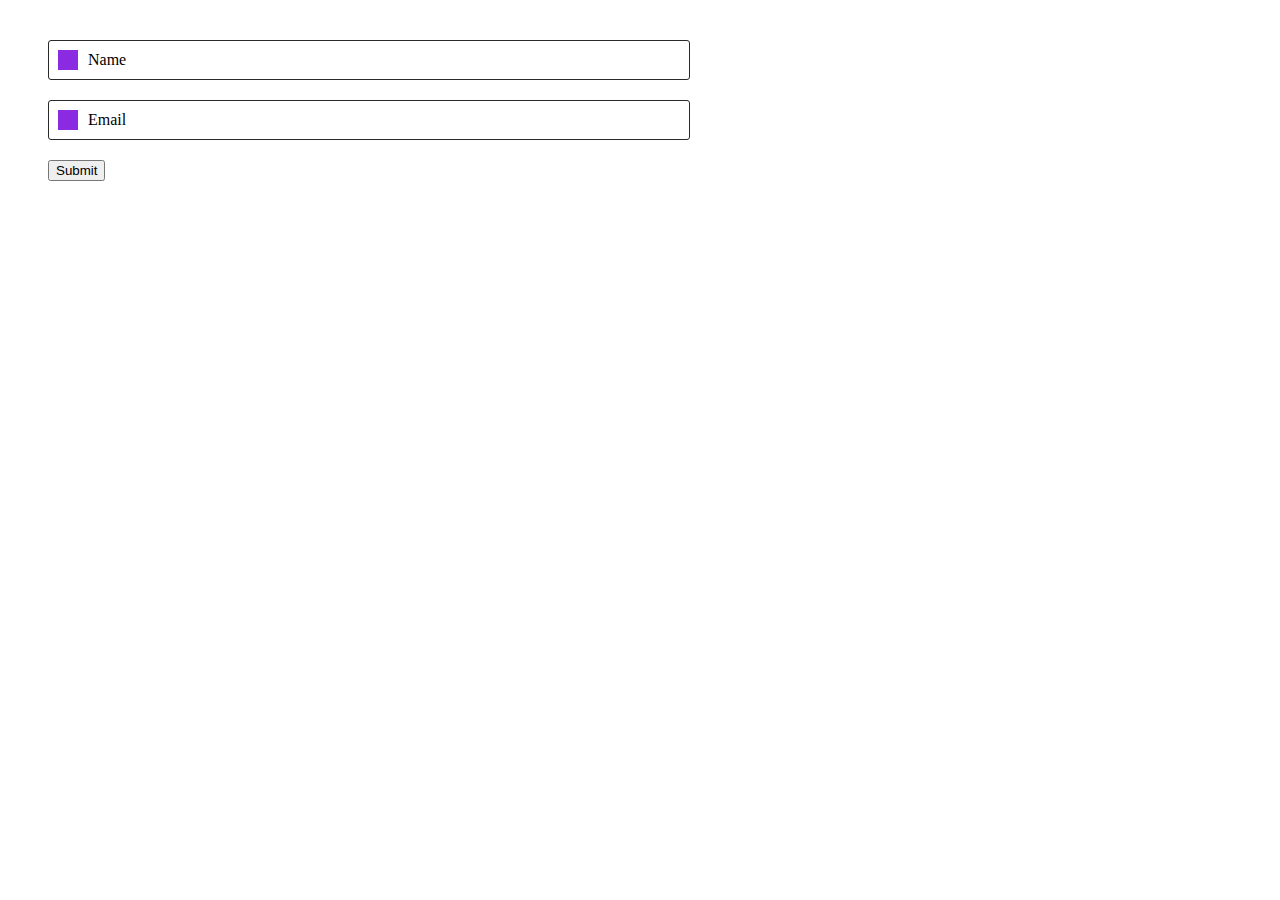
<file: Lesson-6-11/label.html>
<!DOCTYPE html>
<html lang="en">
<head>
    <meta charset="UTF-8">
    <meta name="viewport" content="width=device-width, initial-scale=1.0">
    <title>Document</title>
    <link rel="stylesheet" href="./css/labelst.css">
</head>
<body>
    <form class="form" autocomplete="off">
        <div class="form-field">
            
            <input type="text" name="name" id="name" placeholder=" " class="form-input">
            <label for="name" class="form-label">Name</label>
            <span class="icon"></span>
            
        </div>
        <div class="form-field">
            
            <input type="email" name="mail" id="mail" placeholder=" " class="form-input">
            <label for="mail" class="form-label">Email</label>
            <span class="icon"></span>
        </div>
        <button type="submit">Submit</button>
    </form>
    
</body>
</html>
</file>
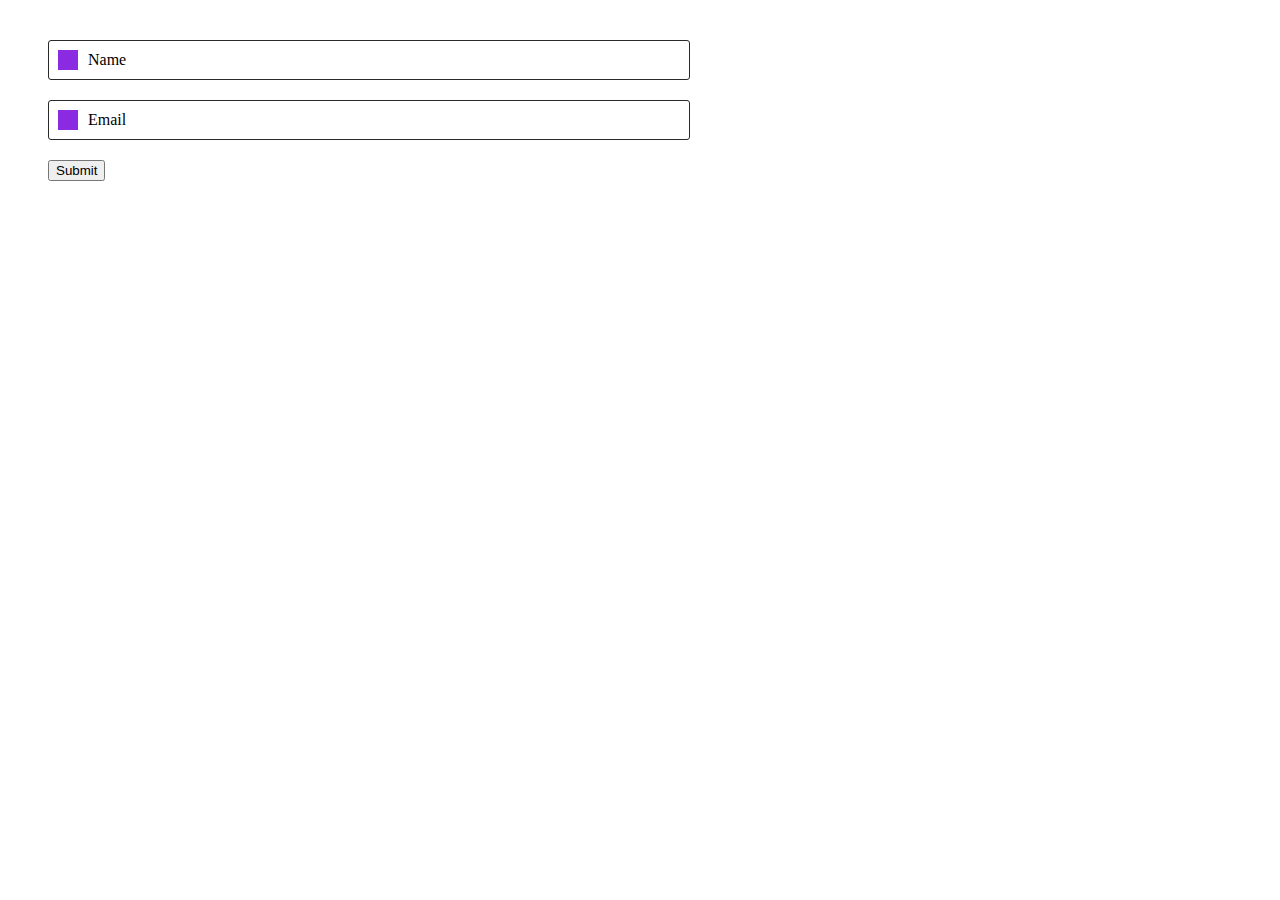
<file: Lesson-6-11/label2.html>
<!DOCTYPE html>
<html lang="en">

<head>
    <meta charset="UTF-8">
    <meta name="viewport" content="width=device-width, initial-scale=1.0">
    <title>Document</title>
    <link rel="stylesheet" href="./css/labelst2.css">
</head>

<body>
    <form class="form" autocomplete="off">
        <div class="form-field">
            
            <input type="text" name="name" id="name" placeholder=" " class="form-input">
            <label for="name" class="form-label">Name</label>
            <span class="icon"></span>

        </div>
        <div class="form-field">
            
            <input type="email" name="mail" id="mail" placeholder=" " class="form-input">
            <label for="mail" class="form-label">Email</label>
            <span class="icon"></span>
        </div>
        <button type="submit">Submit</button>
    </form>

</body>

</html>
</file>
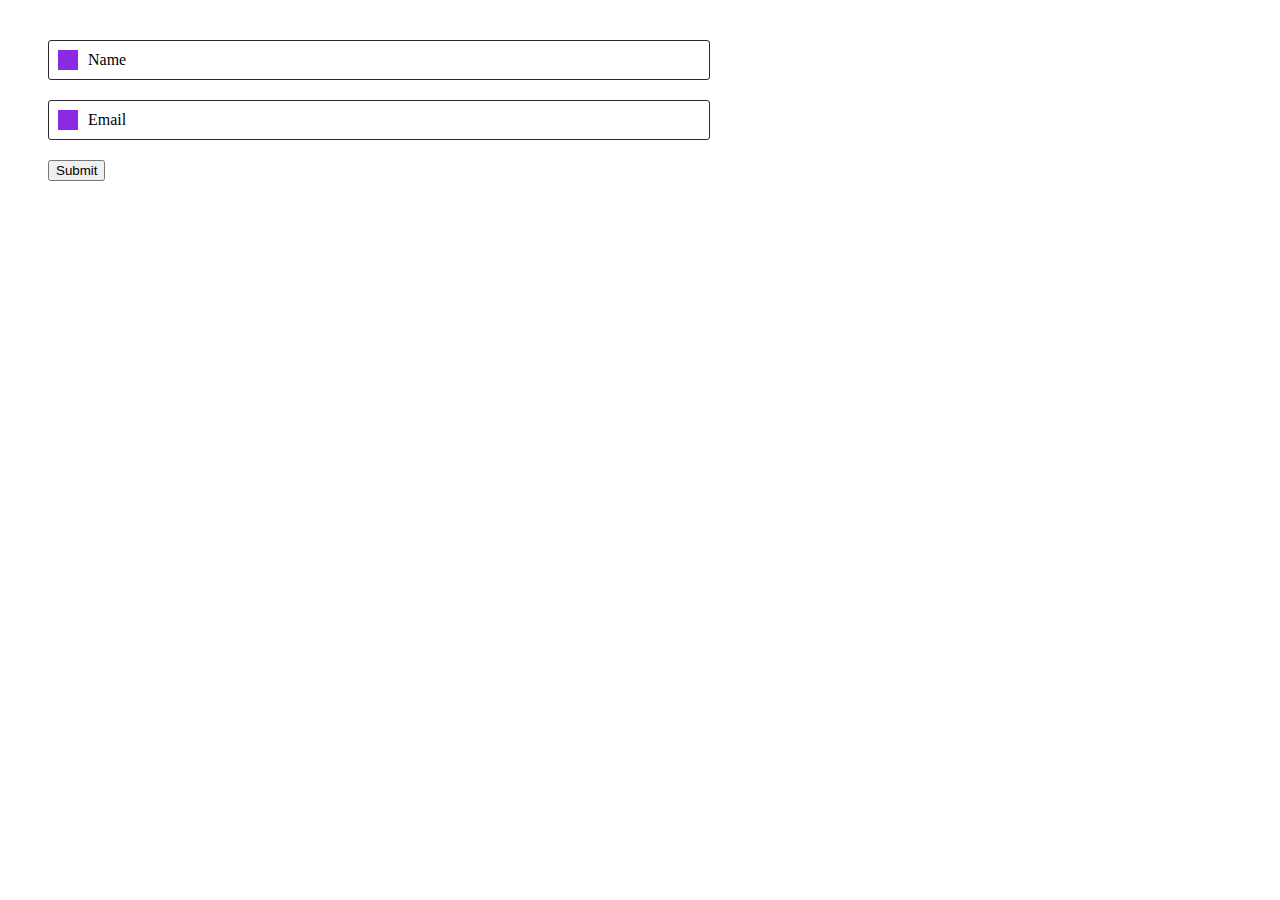
<file: Lesson-6-11/nested.html>
<!DOCTYPE html>
<html lang="en">

<head>
    <meta charset="UTF-8">
    <meta name="viewport" content="width=device-width, initial-scale=1.0">
    <title>Document</title>
    <link rel="stylesheet" href="./css/nested.css">
</head>

<body>
    <form class="form" autocomplete="off">
        <label class="form-field">
            <input type="text" name="name" placeholder=" " class="form-input">
            <span class="form-label">Name</span>
            <span class="icon"></span>
        </label>

        <label class="form-field">
            <input type="email" name="mail" placeholder=" " class="form-input">
            <span class="form-label">Email</span>
            <span class="icon"></span>
        </label>

        <button type="submit">Submit</button>
    </form>

</body>

</html>
</file>
<file: css/styles.css>
:root {
    --primary-backgroung-white: #FFFFFF;
    --primary-title-textcolor: #212121;
    --accent-color: #2196F3;
    --text-color: #757575; 
    --icon-color: #AFB1B8;
    --transition-timing: cubic-bezier(0.4, 0, 0.2, 1);

}

html {
    box-sizing: border-box;
}

*,
*::before,
*::after {
    box-sizing: inherit;
}

body {
    color: var(--text-color);
    background-color: var(--primary-backgroung-white);
    font-family: 'Roboto', sans-serif;
    font-weight: 400;
    font-style: normal;
    letter-spacing: 0.03em;
    margin: 0;
}

h1,
h2,
h3,
h4,
h5,
h6,
p {
  margin: 0;
}
img {
    display: block;
    height: auto;
    max-width: 100%;
}

.logo {
    margin-right: 93px;

    color: #000000;
    font-family: 'Raleway', sans-serif;
    font-weight: 700;
    font-size: 26px;
    line-height: 1.17;
    text-decoration: none;
}

.accent {
    color: var(--accent-color);
}

.conteiner {
    width: 1200px;
    padding-left: 15px;
    padding-right: 15px;
    margin-left: auto;
    margin-right: auto;
/*    outline: 2px solid greenyellow;*/
}

.disp-agile {
    display: flex;
    margin-top: 0;
    margin-bottom: 0;
    padding-left: 0;
    padding-top: 94px;
    padding-bottom: 94px;
}
/* Navigation */
.main-nav {
    display: flex;
    align-items: center;
    justify-content: space-between;
    border-bottom: 1px solid #ECECEC;
}

.logo-nav {
    display: flex;
    align-items: center;
}

.site-nav {
    display: flex;
    padding-left: 0;
    margin-top: 0;
    margin-bottom: 0;

    color: var(--primary-title-textcolor);
    font-family: 'Roboto', sans-serif;
    font-size: 14px;
    font-weight: 500;
    line-height: 1.14;
    letter-spacing: 0.02em;
    text-align: left;

    text-decoration: none;

    transition: color 250ms var(--transition-timing);
}
.site-nav .item:not(:last-child) {
    margin-right: 50px;
}

.site-nav .list-link{
    display: block;
    padding-top: 32px;
    padding-bottom: 32px;
}
.current-page {
    position: relative;
    display: inline-block;
    color: var(--accent-color);

}
.current-page::after {
    position: absolute;
    left: 0;
    bottom: 0;
    content: '';
    display: inline-block;
    width: 100%;
    height: 4px;
    border-radius: 2px;
    background-color: var(--accent-color);
}
.nav-contacts {
    display: flex;
    padding-left: 0;
    margin-top: 0;
    margin-bottom: 0;
}
.nav-contacts .item + .item {
    margin-left: 40px;
}
.header-contacts {
    display: flex;
    align-items: center;
    padding: 0;
    margin: 0;
    color: currentColor;

    transition: color 250ms var(--transition-timing);
}
.link {
    margin-left: 10px;
    color: currentColor;
    font-family: 'Roboto', sans-serif;
    font-size: 14px;
    font-weight: 500;
    line-height: 1.14;
    letter-spacing: 0.02em;
    text-align: left;

    text-decoration: none;
}


.contact-icon {
    display: inline-block;
    fill: currentColor;

}

    
.site-nav:hover, 
.header-contacts:hover {
    cursor: pointer;
    color: var(--accent-color);
}
.site-nav:focus,
.header-contacts:focus {
    color: var(--accent-color);
}
.header-contacts:focus-within {
    color: var(--accent-color);
}

.list {
    list-style: none;
}
/* Main */
/*hero*/
.hero-space {
    display: block;
    height: 600px;
    text-align: center;
    padding-top: 200px;
    padding-bottom: 200px;
    background-color: #2F303A;
    background-image: linear-gradient(to right, #2F303A66, #2F303A66), url(../images/Герой.jpg);
    background-size: cover;
    background-repeat: no-repeat;

}

.hero {
    width: 696px;
    margin-right: auto;
    margin-left: auto;
    margin-bottom: 30px;
    margin-top: 0;
    color: var(--primary-backgroung-white);
    font-size: 44px;
    font-weight: 900;
    line-height: 1.36;
    letter-spacing: 0.06em;
    text-align: center;
}
.hero-button {
    display: inline-block;
    min-width: 200px;
    padding: 10px 24px;
    border-radius: 4px;
    border: none;

    color: var(--primary-backgroung-white);
    background-color: var(--accent-color);
    box-shadow: 0px 4px 4px 0px rgba(0, 0, 0, 0.15);

    font-family: 'Roboto', sans-serif;
    font-size: 16px;
    font-weight: 700;
    line-height: 1.87;
    letter-spacing: 0.06em;
    text-align: center;
    cursor: pointer;

}
/*Our advanteges*/
.h-two {
    color: var(--primary-title-textcolor);
    font-family: Roboto, sans-serif;
    font-size: 36px;
    font-weight: 700;
    line-height: 1.16;
    text-align: center;
}
.h-three {
    color: var(--primary-title-textcolor);
    font-family: Roboto, sans-serif;
    font-size: 14px;
    font-weight: 700;
    line-height: 1.14;
    text-align: left;
}
.h-three-w {
    color: var(--primary-backgroung-white);
    font-family: Roboto, sans-serif;
    font-size: 14px;
    font-weight: 700;
    line-height: 1.14;
    text-align: left;
    letter-spacing: 0.03em;
}
.hidden-adv {
    /* display: block;
    height: 0;
    color: transparent; */
    height: 1px;
    width: 1px;
    position: absolute;
    margin-left: -1px;
    border: 0;
    padding: 0;
    clip: rect(0, 0, 0, 0);
    overflow: hidden;
}
.adv-pic {
    display: flex;
    align-items: center;
    justify-content: center;
    background-color: #F5F4FA;
    width: 270px;
    height: 120px;
    margin-bottom: 30px;
    background-position: center;
    

}

.disp-agile .item + .item {
    margin-left: 30px;
}
.adv-text {
    margin-top: 10px;
    font-size: 14px;
    line-height: 1.7;    
}

.work-pad {
    padding-top: 50px;
    justify-content: space-between;
}
/* What we are doing */
.doing-item {
    position: relative;
}
.doing {
    display: flex;
    position: absolute;
    left: 0;
    bottom: 0;
    width: 100%;
    height: 70px;
    align-items: center;
    justify-content: center;
    background-color: rgba(47, 48, 58, 0.8);
    
    font-family: Roboto;
    color: var(--primary-backgroung-white);
    font-size: 14px;
    font-weight: 700;
    line-height: 1.14;
    letter-spacing: 0.03em;
    text-transform: uppercase;
    text-align: center;
}


/*Our work*/
/*Our team*/
.team-back {
    background-color: #F5F4FA;
}
.disp-team {
    padding-top: 94px;
    
;
}
.our-team {
    display: block;
    margin-top: 30px;
    margin-bottom: 10px;

    color: var(--primary-title-textcolor);
    font-size: 16px;
    font-weight: 500;
    line-height: 1.19;
    text-align: center;


}
.job {
    font-size: 16px;
    line-height: 1.19;
    text-align: center;
}
.team-card {
    padding-bottom: 30px;
    
    border-radius: 0px 0px 4px 4px;

    background-color: var(--primary-backgroung-white);
;
    box-shadow: 0px 2px 1px 0px #00000033,
                0px 1px 1px 0px #00000024,
                0px 1px 3px 0px #0000001F;

}
.team-list {
    display: flex;
    margin-top: 16px;
    padding-left: 0;
    justify-content: center;
}

.team-list-icon {
    width: 44px;
    height: 44px;
}
.team-list-icon:not(:first-child) {
    margin-left: 10px;
}
.link-icon {
    display: flex;
    align-items: center;
    justify-content: center;
    color: var(--icon-color);
    width: 100%;
    height: 100%;
    border-radius: 50%;

    transition: color 250ms var(--transition-timing), background-color color 250ms var(--transition-timing);
}
.team-icon {
    fill: currentColor;
}

.link-icon:hover,
.link-icon:focus {
    color: var(--primary-backgroung-white);
    background-color: var(--accent-color);
}


/* CONSTANT CLIENTS*/
.cont-cliets {
    padding: 94px 0;
}

.clients-list {
    display: flex;
    margin-top: 50px;
    margin-bottom: 0;
    padding-left: 0;
    justify-content: center;
}
.client-list-icon {
    width: 170px;
    height: 92px;
}
.client-list-icon:not(:first-child) {
    margin-left: 30px;
}
.client-link {
    display: flex;
    align-items: center;
    justify-content: center;
    color: var(--icon-color);
    width: 100%;
    height: 100%;
    border: 1px solid var(--icon-color);
    border-radius: 4px;

    transition: color 250ms var(--transition-timing), border-color 250ms var(--transition-timing);
}
.client-icon {
    width: 106px;
    height: 60px;
    fill: currentColor;
}
.client-link:hover {
    color: var(--accent-color);
    border-color: var(--accent-color);
}
.client-link:focus {
    color: var(--accent-color);
}


/*Portfolio*/
/*Portfolio-Buttons*/
.butt-list {
    display: flex;
    justify-content: center;
    margin-top: 0;
    margin-bottom: 0;
    padding-left: 0;
}
.filter-button {
    border: none;
    border-radius: 4px;
   /* padding-left: 22px;
    padding-right: 22px;*/
    padding: 6px 22px;

    color: var(--primary-title-textcolor);
    background-color: #F5F4FA;

    font-family: 'Roboto', sans-serif;
    font-size: 16px;
    font-weight: 500;
    line-height: 1.6;
    letter-spacing: 0.03em;
    text-align: center;
    cursor: pointer;

    transition: color 250ms var(--transition-timing), background-color 250ms var(--transition-timing), box-shadow 250ms var(--transition-timing);
}
.filter-list:not(:last-child) {
    margin-right: 8px;
}
.filter-button:hover,
.filter-button:focus {
    color: var(--primary-backgroung-white);
    background-color: var(--accent-color);
    box-shadow: 0px 2px 2px 0px rgba(0, 0, 0, 0.12),
                0px 1px 2px 0px rgba(0, 0, 0, 0.08),
                0px 3px 1px 0px rgba(0, 0, 0, 0.1);
}

/*Portfolio-list*/
.portfolio-core {
    padding-top: 94px;
    padding-bottom: 94px;

}
.card-set {
    display: flex;
    flex-wrap: wrap;
    padding: 0;
    margin: 0;

    padding-top: 50px;
    margin-left: -30px;
    margin-bottom: -30px;

}
.card-set > .card-item {
    flex-basis: calc(100% / 3 - 30px);
    margin-left: 30px;
    margin-bottom: 30px;
    border: 1px solid #EEEEEE;

    transition: box-shadow 1110ms var(--transition-timing);
}
.card-set > .card-item:hover,
.card-set > .card-item:focus {
    box-shadow: 1px 4px 6px 0px #00000029, 
                0px 4px 4px 0px #0000000F, 
                0px 1px 1px 0px #0000001F;

}
.card-set > .card-item:hover .portfolio-overlay,
.portfolio-link:focus .portfolio-overlay {
    opacity: 1;
    transform: translateY(-100%);
} 
.card-inner {
    padding: 20px 24px;
    /* border-right: 1px solid #EEEEEE;
    border-left: 1px solid #EEEEEE;
    border-bottom: 1px solid #EEEEEE; */
}
.portfolio-list {
    margin-bottom: 4px;

    font-size: 18px;
    font-weight: 700;
    line-height: 2;
    letter-spacing: 0.06em;
}
.portfolio-link {    
/*   border: 1px solid #EEEEEE;*/
   overflow: hidden; 
   text-decoration: none;
}

.portfolio-text {
    color: var(--text-color);
    font-size: 16px;
    line-height: 1.87;
    text-align: left; 
}
.portfolio-image{
    position: relative;
    overflow: hidden;
}
.portfolio-overlay {
    position: absolute;
    /* left: 0;
    bottom: 0; */
    width: 100%;
    height: 100%;
    padding: 63px 24px;
    background-color: rgba(33, 150, 243, 0.9);
    color: var(--primary-backgroung-white);
    opacity: 0;
    

    font-family: Roboto;
    font-size: 18px;
    font-weight: 400;
    line-height: 1.55;
    letter-spacing: 0.03em;
    text-align: left;

    transform: translateY(0);
    transition: transform 250ms var(--transition-timing), opacity 250ms var(--transition-timing);

}



/* Footer */
.strap {
    display: flex;
}

.foot-logo {
    color: var(--primary-backgroung-white);
    font-family: 'Raleway', sans-serif;
    font-size: 26px;
    font-weight: 700;
    line-height: 1.19;
    text-align: left;

    text-decoration: none;
}
.foot-address {
    color: rgba(255,255,255,0.6);
    font-size: 14px;
    line-height: 1.7;
    text-align: left;
    text-decoration: none;
}
.foot-address:not(:last-child) {
    margin-bottom: 12px;  
}

.foot-place {
    color: var(--primary-backgroung-white);
}

.foot-cont {
    background-color:#2F303A;
    padding-top: 60px;
    padding-bottom: 60px;
}
.address-foot {
    display: flex;
    flex-direction: column;
    margin-top: 28px;
    margin-right: 0;
    width: 231px;
}
.footer-2 {
    margin-left: 70px;
    padding-top: 12px;
}
.footer-link-list {
    display: flex;
    justify-content: baseline;
    margin-top: 20px;
    padding-left: 0;
    margin-bottom: 0;
}
.footer-list {
    width: 44px;
    height: 44px;
}
.footer-list:not(:first-child) {
    margin-left: 10px;
}
.footer-link {
    display: flex;
    width: 100%;
    height: 100%;
    align-items: center;
    justify-content: center;
    border-radius: 50%;
    background-color: #FFFFFF1A;
    transition: background-color 250ms var(--transition-timing);
}
.footer-icon {
    width: 20px;
    height: 20px;
}
.footer-link:hover,
.footer-link:focus {
    background-color: var(--accent-color);
}

.footer-3 {
    display: flex;
    margin-top: 12px;
    margin-left: 93px;
    margin-bottom: 94px;
    padding: 0;
}
.foot-form {
    display: flex;
    padding: 0;
    margin: 0;
}
.foot-label {
    display: flex;
    flex-direction: column;
}

.foot-label > .h-three-w {
    margin-bottom: 20px;
}
.foot-input {
    display: inline-block;
    width: 358px;
    height: 50px;
    border: 1px solid #FFFFFF4D;
    border-radius: 4px;
    background-color: inherit;
    padding-left: 16px;
    color: var(--primary-backgroung-white);
}



.foot-but-self {
    position: relative;
    display: inline-block;
    align-self: flex-end;
    padding: 0;
    margin-left: 12px;
    border-radius: 4px;
    border: none;
    width: 200px;
    height: 50px;
    background-color: var(--accent-color);
    cursor: pointer;

    
    
}
.foot-button-text {
    display: inline-block;
    position: absolute;
    top: 10px;
    left: 30px;
    font-family: Roboto;
    font-size: 16px;
    font-weight: 700;
    line-height: 1.87;
    letter-spacing: 0.06em;
    color: var(--primary-backgroung-white);

}
.foot-button-icon {
    position: absolute;
    right: 28px;
    top: 13px;
    margin-left: 10px;
}

/* MODAL WINDOW!!!  */
.modal {
    position: fixed;
    top: 0;
    left: 0;
    width: 100%;
    height: 100vh;
    background-color: rgba(0, 0, 0, 0.2);
    opacity: 1;
    transition: opacity 250ms var(--transition-timing);
}
.modal.is-hidden {
    opacity: 0;
    pointer-events: none;

}

.modal-window {
    position: absolute;
    min-width: 528px;
    min-height: 581px;
    left: 50%;
    top: 50%;
    color: var(--primary-title-textcolor);
    transform: translate(-50%, -50%) scale(1);
    transition: transform 250ms var(--transition-timing);

    background-color: var(--primary-backgroung-white);
    box-shadow: 0px 2px 1px 0px rgba(0, 0, 0, 0.2),
                0px 1px 1px 0px rgba(0, 0, 0, 0.14),
                0px 1px 3px 0px rgba(0, 0, 0, 0.12);
}
.modal.is-hidden .modal-window {
    transform: translate(-50%, -50%) scale(0.8) rotate(180deg);
}
.close-crist {
    position: absolute;
    height: 30px;
    top: 8px;
    right: 8px;
    padding: 0;
    margin: 0;
    outline: none;
    border: none;
    border-radius: 50%;
    cursor: pointer;
    fill: currentColor;
    
    
}
.close-crist:focus,
.close-crist:hover {
    color: var(--accent-color);
}

.modal-paddy {
    padding: 40px;
    
}
.modal-paddy > .h-two {
    font-family: Roboto, sans-serif;
    font-size: 20px;
    line-height: 1.15;
    letter-spacing: 0.03em;
    margin: 0;
    margin-bottom: 12px;
    padding: 0;
    
}
.modal-form { 
    width: 448px;
    padding: 0;
    margin: 0;
    display: flex;
    flex-direction: column; 
}


.modal-label {
    position: relative;
    display: inline-flex;
    flex-direction: column;
    margin-bottom: 10px;
    color: var(--primary-title-textcolor);  
}
.modal-label:nth-of-type(4) {
    margin-bottom: 20px;
}
.modal-label-text {
    display: inline;
    font-size: 12px;
    line-height: 1.16;
    letter-spacing: 0.01em;
    text-align: left;
    margin-bottom: 4px;
    color: var(--text-color);
}
.modal-input {
    display: inline-block;
    width: 448px;
    height: 40px;
    padding-left: 42px;
    border: 1px solid #21212133;
    border-radius: 4px;
    outline: none;

}
.form-icon {
    position: absolute;
    left: 12px;
    bottom: 11px;
    fill: currentColor;
}
textarea.modal-input {
    resize: none;
    height: 120px;
    padding: 12px 16px;
}
textarea.modal-input::placeholder {
    color: #75757580;
    
    font-size: 12px;
    font-weight: 400;
    line-height: 1.16;
    letter-spacing: 0.01em;
}


.form-line-label {
    display: flex;
    align-items: center;
    padding-left: 12px;
    margin-bottom: 30px;
    font-size: 14px;    
    line-height: 1.7;
    text-align: left;
}
.form-line-label > span {
    color: var(--text-color);
}
.form-line-label a {
    color: var(--accent-color);
    margin-left: 3px;
}
.form-line-input {
    -webkit-appearance: none;
    -moz-appearance: none;
    appearance: none;
    position: absolute;
}
.form-line-icon {
    display: inline-block;
    border: 2px solid var(--primary-title-textcolor);
    border-radius: 2px;
    margin-right: 7px;    
}
.form-line-input:checked + .form-line-icon {
    border: 1px solid transparent;
    background-color: var(--accent-color);
    background-size: contain;
    background-origin: border-box;

}
.form-line-input:focus + .form-line-icon {
    outline: 2px solid var(--accent-color);
    border-color: transparent;
}


.modal-form > .hero-button {
    width: 200px;
    padding: 10px 52px;
    margin-left: auto;
    margin-right: auto;    
}
.modal-input:focus-within + .form-icon {
    color: var(--accent-color);
}
.modal-input:focus-within {
    border-color: var(--accent-color);
    outline: var(--accent-color);
}
</file>
<file: Lesson-6-11/css/styles.css>
textarea {
    resize: none;
}
.form {
    width: 600px;
    margin-left: auto;
    margin-right: auto;
    padding: 20px;
    outline: 2px solid orange;
}
.form-field {
    display: flex;
    flex-direction: column;
    /* outline: 1px solid blueviolet; */
    margin-bottom: 20px;
}
/* За замовченням поля - строчні елементи, щоб поле займало усю строку це можна зробити або флексом, або так:
.form-field input {
    width: 100%;
} */
.form-field input {
    margin: 0;
    padding: 10px 20px;
    border-radius: 5px;
    border: 1px solid #2a2a2a;
    font-size: 20px;
}
.form-field label {
    margin-bottom: 5px;
}
.form-field input::placeholder {
    color: #ccc;
}
.group {
    margin-bottom: 20px;
}
.group-title {
    margin-top: 0;
    margin-bottom: 20px;
}
.topic-options,
.exp-options {
    margin: 0;
    padding: 0;
    list-style: none;
}
.topic-options li {
    display: flex;
    align-items: center;
}
/* Чекбокси погано стилізуються за замовчанням і є великі розбіжності у різниї браузерах */
.topic-options input[type="checkbox"] {
    /* width: 20px;
    height: 20px; */
}
.topic-options label {
    font-style: 20px;
    margin-left: 10px;
}
.form-field .date {
    border-width: 2px;
    border-radius: 4px;
    padding: 20px 40px;
}
.comment {
    padding: 8px;
}
</file>
<file: Lesson-6-11/css/checkbox.css>
/* display: none; приховує елемент не лише візуально, а й взагалі від усього: скрінрідеров, клави, миші і т.д
 */
 li {
    margin-bottom: 10px;
    list-style: none;
 }
.checkbox {
    
    -webkit-appearance: none;
    -moz-appearance: none;
    appearance: none;
    position: absolute;
    /* Вбиває всі стилі від браузера  */
}

.label {
    display: flex;
    align-items: center;
    
}

.icon {
    display: inline-block;
    margin-right: 8px;
    width: 16px;
    height: 15px;
    border: 2px solid #2a2a2a;
    border-radius: 4px;
    transition: transform 250ms linear;
}
.checkbox:checked + .icon {
    transform: scale(1.2);
    border-color: orange;
    background-color: orange;
    background-image: url(../images/icon-check.svg);
    background-size: contain;
    background-origin: border-box;
}
.name {
    transition: transform 250ms linear;
}
.checkbox:checked ~ .name {
    transform: translateX(20px);
}
</file>
<file: Lesson-6-11/css/labelst.css>
.form {
    padding: 20px;
    margin: 20px;
    width: 600px;
}
.form-field {
    position: relative;
    margin-bottom: 20px;
}
.form-label {
    position: absolute;
    top: 50%;
    left: 40px;
    transform: translateY(-50%);
    transition: transform 250ms linear;

}
.form-input {
    width: 100%;
    margin: 0;
    padding: 10px 20px;
    font: inherit;
    border-radius: 3px;
    border: 1px solid #2a2a2a;
}
/* наступний селектр означає, що ми хочемо задати стилі селектору .form-label, що йде після .form-input, коли той у фокусі. Саме ПІСЛЯ!!! Якщо він буде ДО, то обрати його не вийде */
/* Селектор .form-input:not(:placeholder-shown)+.form-label відповідає за те, щоб наш лейбл не повертався у рядок імпута після того, як ми прибрали фокус */
/* Щоб вс е працювало і плейсхолдер не заважав в хтмл в атрибуті плайсхолдер треба залишити пробіл: placeholder=" " */
.form-input:focus + .form-label,
.form-input:not(:placeholder-shown) + .form-label {
    transform: translateY(-40px);
    color: tomato;
}
.icon {
    position: absolute;
    left: 10px;
    top: 50%;
    transform: translateY(-50%);
    display: inline-block;
    width: 20px;
    height: 20px;
    background-color: blueviolet;
}
.form-input:focus ~ .icon {
    background-color: blue;
}


/* !!!Такий варіант розмітки і оформлення працює для всіх браузерів! */
</file>
<file: Lesson-6-11/css/labelst2.css>
.form {
    padding: 20px;
    margin: 20px;
    width: 600px;
}

.form-field {
    position: relative;
    margin-bottom: 20px;
}

.form-label {
    position: absolute;
    top: 50%;
    left: 40px;
    transform: translateY(-50%);
    transition: transform 250ms linear;

}

.form-input {
    width: 100%;
    margin: 0;
    padding: 10px 20px;
    font: inherit;
    border-radius: 3px;
    border: 1px solid #2a2a2a;
}
.icon {
    position: absolute;
    left: 10px;
    top: 50%;
    transform: translateY(-50%);
    display: inline-block;
    width: 20px;
    height: 20px;
    background-color: blueviolet;
}
.form-field:focus-within > .icon {
    background-color: blue;
}
.form-field:focus-within > .form-label {
    transform: translateY(-40px);
}
.form-input:not(:placeholder-shown) + .form-label {
    transform: translateY(-40px);
}
</file>
<file: Lesson-6-11/css/nested.css>
.form {
    padding: 20px;
    margin: 20px;
    width: 600px;
}

.form-field {
    display: block;
    position: relative;
    margin-bottom: 20px;
}

.form-label {
    position: absolute;
    top: 50%;
    left: 40px;
    transform: translateY(-50%);
    transition: transform 250ms linear;

}

.form-input {
    width: 100%;
    margin: 0;
    padding: 10px 20px;
    padding-left: 40px;
    font: inherit;
    border-radius: 3px;
    border: 1px solid #2a2a2a;
}

.icon {
    position: absolute;
    left: 10px;
    top: 50%;
    transform: translateY(-50%);
    display: inline-block;
    width: 20px;
    height: 20px;
    background-color: blueviolet;
}
.form-field:focus-within > .icon {
    background-color: blue;
}
.form-field:focus-within > .form-label {
    transform: translateY(-40px);
}
.form-input:not(:placeholder-shown) + .form-label {
    transform: translateY(-40px);
}
</file>
